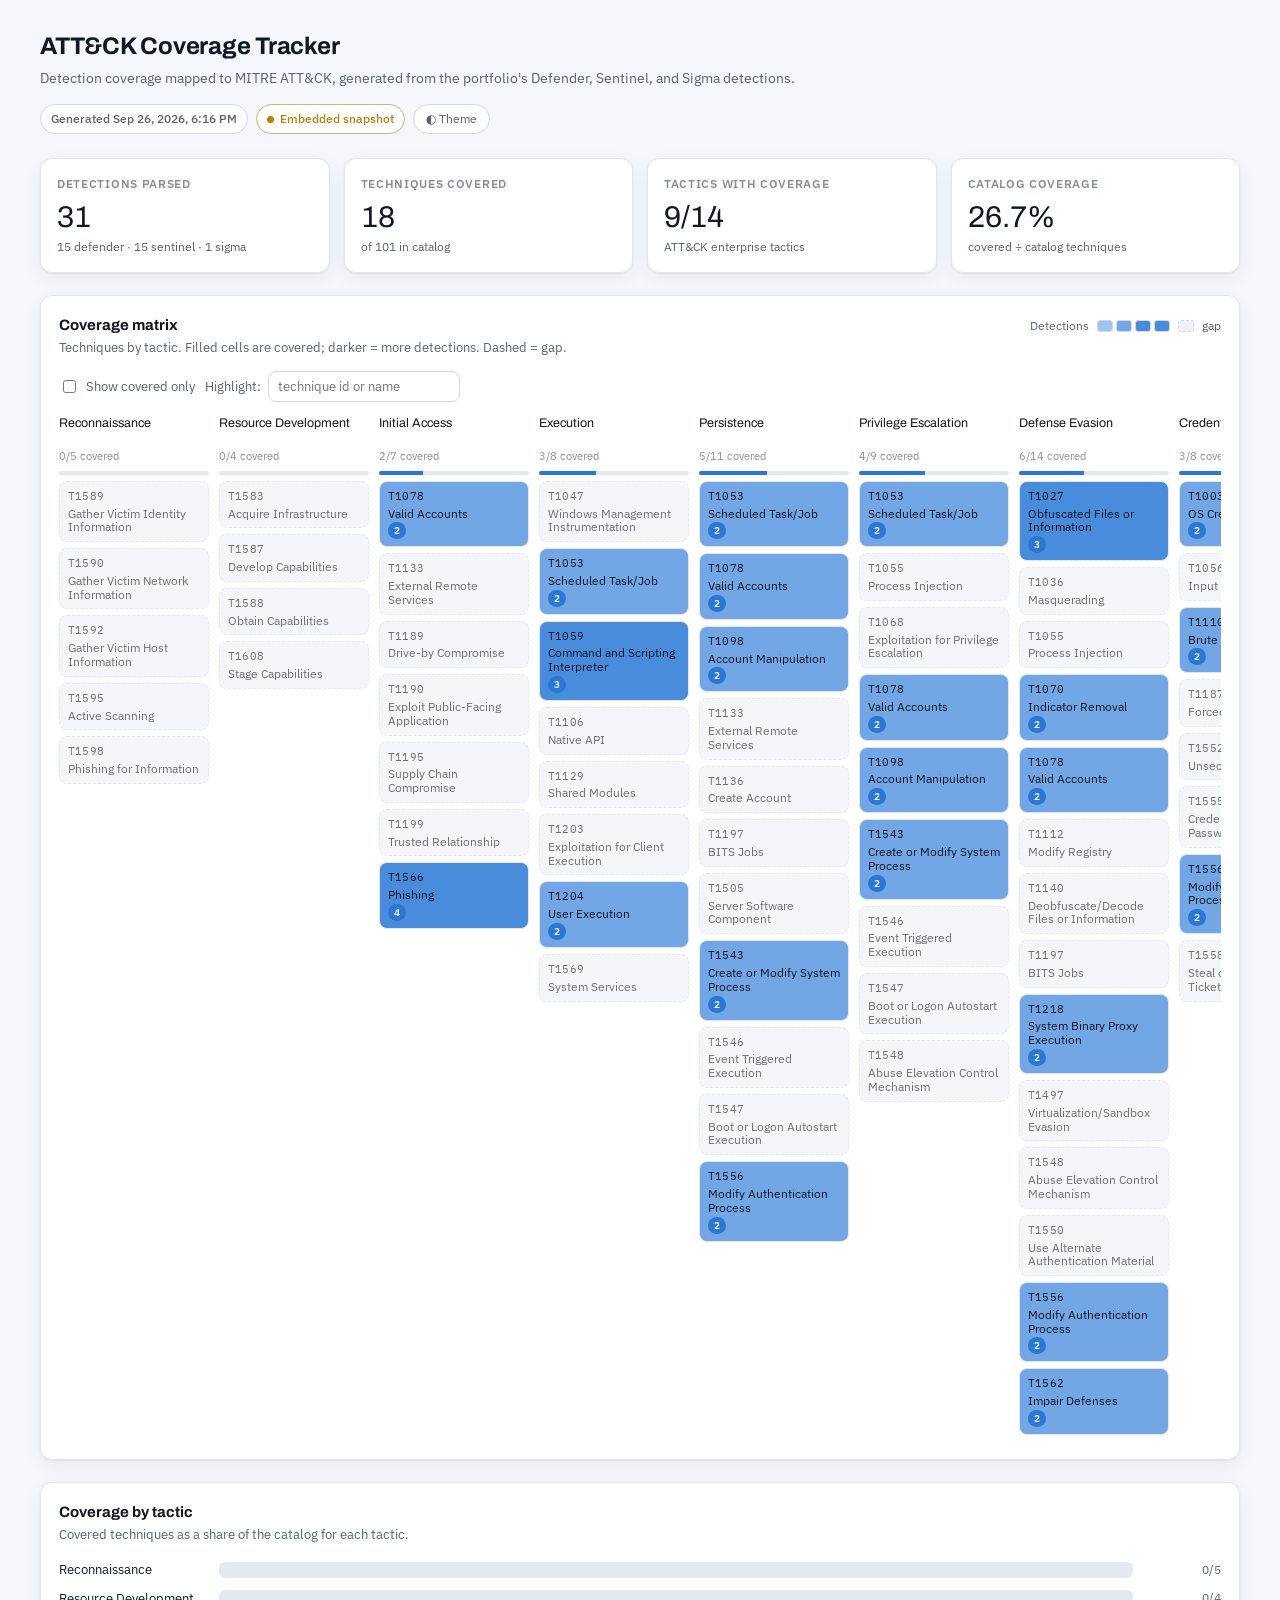
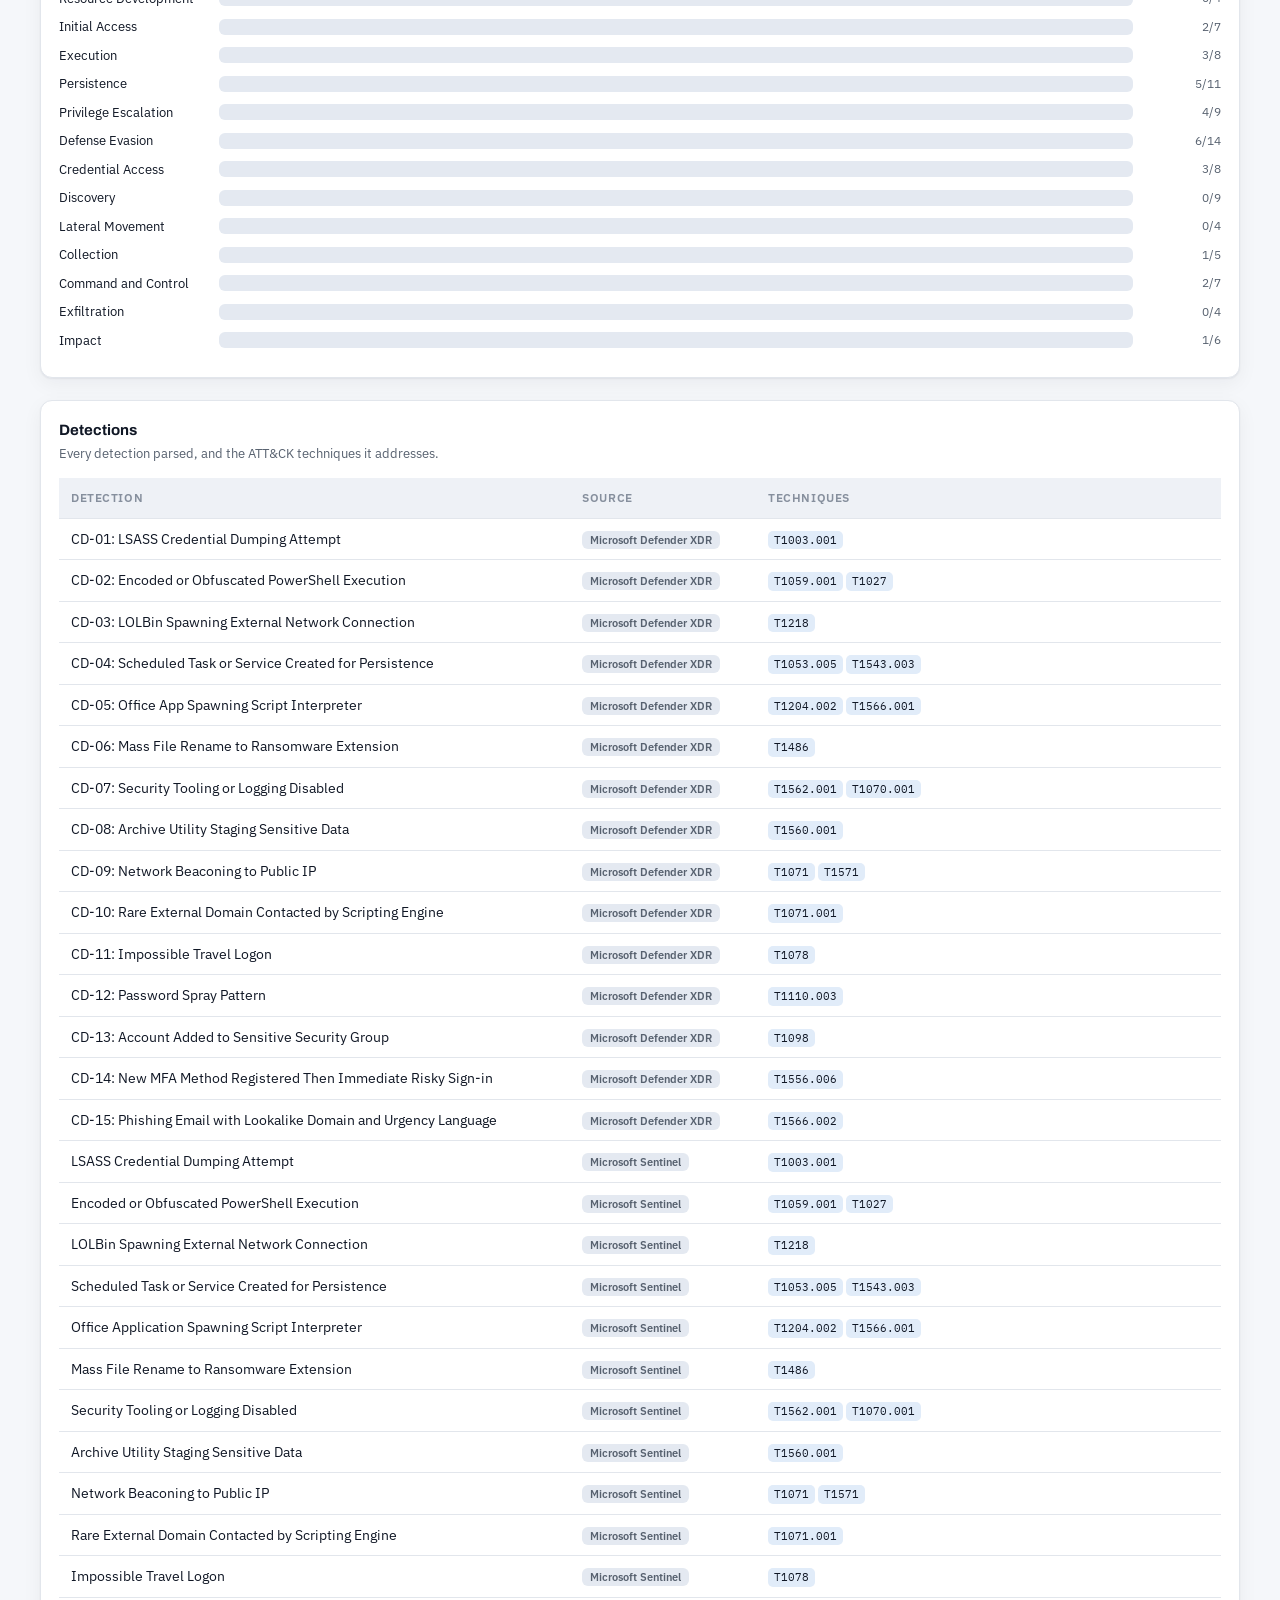
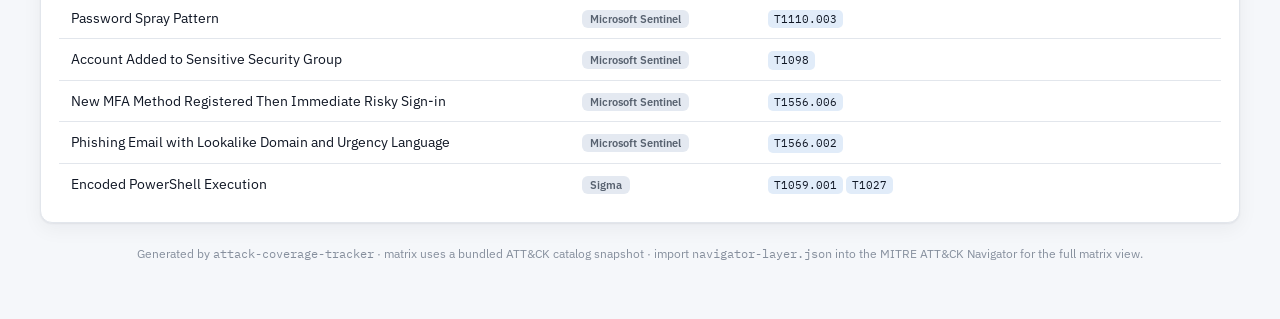
<file: attack-coverage-tracker/dashboard/index.html>
<!doctype html>
<html lang="en">
<head>
<meta charset="utf-8">
<meta name="viewport" content="width=device-width, initial-scale=1, viewport-fit=cover">
<title>ATT&CK Coverage Tracker</title>
<link rel="preconnect" href="https://fonts.googleapis.com">
<link rel="preconnect" href="https://fonts.gstatic.com" crossorigin>
<link rel="stylesheet" href="https://fonts.googleapis.com/css2?family=Archivo:wght@600;700&family=IBM+Plex+Mono:wght@400;500&family=IBM+Plex+Sans:wght@400;500;600&display=swap">
<style>
  :root {
    color-scheme: light;
    --page:#f5f7fa; --surface:#ffffff; --surface-2:#eef1f6; --surface-3:#e4e9f1;
    --ink:#101725; --ink-2:#57616f; --ink-3:#868f9d;
    --border:#e2e6ec; --border-2:#d3d9e2; --accent:#2a78d6; --accent-ink:#ffffff;
    --good:#1e874b; --warn:#b6820a;
    --shadow:0 1px 2px rgba(16,23,37,.06),0 6px 20px rgba(16,23,37,.05);
    --radius:12px;
    --f-display:"Archivo",system-ui,sans-serif; --f-body:"IBM Plex Sans",system-ui,sans-serif;
    --f-mono:"IBM Plex Mono",ui-monospace,Menlo,monospace;
  }
  @media (prefers-color-scheme:dark){:root:not([data-theme="light"]){
    color-scheme:dark;
    --page:#0f1218; --surface:#171b22; --surface-2:#1f242d; --surface-3:#262d38;
    --ink:#eef1f5; --ink-2:#a4adba; --ink-3:#79828f;
    --border:#262c36; --border-2:#333b47; --accent:#4a90e6; --accent-ink:#0f1218;
    --good:#43b877; --warn:#d8a52a;
    --shadow:0 1px 2px rgba(0,0,0,.4),0 8px 24px rgba(0,0,0,.35);
  }}
  :root[data-theme="dark"]{
    color-scheme:dark;
    --page:#0f1218; --surface:#171b22; --surface-2:#1f242d; --surface-3:#262d38;
    --ink:#eef1f5; --ink-2:#a4adba; --ink-3:#79828f;
    --border:#262c36; --border-2:#333b47; --accent:#4a90e6; --accent-ink:#0f1218;
    --good:#43b877; --warn:#d8a52a;
    --shadow:0 1px 2px rgba(0,0,0,.4),0 8px 24px rgba(0,0,0,.35);
  }
  *{box-sizing:border-box;}
  html,body{margin:0;}
  body{background:var(--page);color:var(--ink);font-family:var(--f-body);font-size:15px;line-height:1.5;-webkit-font-smoothing:antialiased;}
  .wrap{max-width:1240px;margin:0 auto;padding-inline:20px;padding-block:28px 56px;}
  h1,h2,h3{font-family:var(--f-display);text-wrap:balance;margin:0;}
  .mono{font-family:var(--f-mono);}
  header.top{display:flex;flex-wrap:wrap;align-items:flex-start;gap:16px 24px;justify-content:space-between;margin-bottom:24px;}
  .brand h1{font-size:24px;letter-spacing:-.01em;}
  .brand .sub{color:var(--ink-2);font-size:13.5px;margin-top:4px;}
  .meta{display:flex;flex-wrap:wrap;align-items:center;gap:8px;}
  .pill{display:inline-flex;align-items:center;gap:6px;font-size:12px;font-weight:500;padding:5px 10px;border-radius:999px;border:1px solid var(--border-2);color:var(--ink-2);background:var(--surface);}
  .pill .dot{width:7px;height:7px;border-radius:50%;background:var(--accent);}
  .pill.demo{color:var(--warn);border-color:color-mix(in srgb,var(--warn) 40%,var(--border-2));}
  .pill.demo .dot{background:var(--warn);}
  button.toggle{font:inherit;font-size:12px;cursor:pointer;padding:5px 12px;border-radius:999px;border:1px solid var(--border-2);background:var(--surface);color:var(--ink-2);}
  button.toggle:hover{border-color:var(--accent);color:var(--ink);}

  .kpis{display:grid;grid-template-columns:repeat(4,1fr);gap:14px;margin-bottom:22px;}
  .kpi{background:var(--surface);border:1px solid var(--border);border-radius:var(--radius);padding:16px;box-shadow:var(--shadow);}
  .kpi .label{font-size:11.5px;text-transform:uppercase;letter-spacing:.06em;color:var(--ink-3);font-weight:600;}
  .kpi .value{font-family:var(--f-display);font-size:30px;line-height:1.1;margin-top:8px;font-variant-numeric:tabular-nums;}
  .kpi .foot{font-size:12px;color:var(--ink-2);margin-top:4px;}

  .panel{background:var(--surface);border:1px solid var(--border);border-radius:var(--radius);padding:18px;box-shadow:var(--shadow);margin-bottom:22px;}
  .panel h2{font-size:15px;}
  .panel .cap{color:var(--ink-2);font-size:12.5px;margin:2px 0 16px;}
  .panelhead{display:flex;flex-wrap:wrap;gap:10px 16px;justify-content:space-between;align-items:baseline;margin-bottom:14px;}
  .legend{display:flex;align-items:center;gap:8px;font-size:12px;color:var(--ink-2);flex-wrap:wrap;}
  .legend .cells{display:inline-flex;gap:3px;}
  .legend .lc{width:16px;height:12px;border-radius:3px;border:1px solid var(--border-2);}

  /* Matrix */
  .matrixscroll{overflow-x:auto;padding-bottom:6px;}
  .matrix{display:grid;grid-auto-flow:column;grid-auto-columns:minmax(150px,1fr);gap:10px;min-width:1050px;}
  .col{display:flex;flex-direction:column;gap:6px;}
  .colhead{position:sticky;top:0;}
  .colhead .tname{font-family:var(--f-display);font-size:12.5px;line-height:1.2;min-height:30px;}
  .colhead .tmeta{font-size:11px;color:var(--ink-3);font-variant-numeric:tabular-nums;margin-top:2px;}
  .colhead .tbar{height:4px;border-radius:2px;background:var(--surface-3);margin-top:6px;overflow:hidden;}
  .colhead .tbar>span{display:block;height:100%;background:var(--accent);}
  .cell{border:1px solid var(--border);border-radius:8px;padding:7px 8px;background:var(--surface-2);min-height:46px;display:flex;flex-direction:column;justify-content:center;gap:2px;}
  .cell.uncovered{border-style:dashed;border-color:var(--border-2);opacity:.62;}
  .cell .tid{font-family:var(--f-mono);font-size:10.5px;letter-spacing:.02em;}
  .cell .tt{font-size:11.5px;line-height:1.2;overflow:hidden;display:-webkit-box;-webkit-line-clamp:2;-webkit-box-orient:vertical;}
  .cell .cnt{align-self:flex-start;font-size:10px;font-weight:600;padding:1px 6px;border-radius:999px;background:var(--accent);color:var(--accent-ink);font-variant-numeric:tabular-nums;}
  .cell.hide{display:none;}

  /* Coverage-by-tactic bars */
  .barrow{display:grid;grid-template-columns:150px 1fr 78px;align-items:center;gap:10px;margin-bottom:9px;}
  .barrow .bn{font-size:13px;}
  .barrow .bt{height:16px;background:var(--surface-3);border-radius:6px;overflow:hidden;}
  .barrow .bf{height:100%;background:var(--accent);border-radius:6px;min-width:2px;}
  .barrow .bx{text-align:right;font-size:12px;color:var(--ink-2);font-variant-numeric:tabular-nums;}

  table{border-collapse:collapse;width:100%;min-width:640px;}
  thead th{text-align:left;font-size:11.5px;text-transform:uppercase;letter-spacing:.05em;color:var(--ink-3);font-weight:600;padding:11px 12px;border-bottom:1px solid var(--border);background:var(--surface-2);}
  tbody td{padding:10px 12px;border-bottom:1px solid var(--border);font-size:13.5px;vertical-align:top;}
  tbody tr:last-child td{border-bottom:0;}
  .srcbadge{font-size:11px;font-weight:600;padding:2px 8px;border-radius:6px;background:var(--surface-3);color:var(--ink-2);}
  .techchip{display:inline-block;font-family:var(--f-mono);font-size:11px;padding:1px 6px;border-radius:5px;background:color-mix(in srgb,var(--accent) 14%,var(--surface));color:var(--ink);margin:2px 3px 0 0;}
  .scroll{overflow-x:auto;}

  .controls{display:flex;flex-wrap:wrap;gap:10px;align-items:center;margin-bottom:14px;}
  .controls label{display:inline-flex;align-items:center;gap:7px;font-size:13px;color:var(--ink-2);cursor:pointer;}
  footer.foot{margin-top:22px;color:var(--ink-3);font-size:12px;text-align:center;}
  footer.foot code{font-family:var(--f-mono);}
  @media (max-width:820px){.kpis{grid-template-columns:repeat(2,1fr);}.barrow{grid-template-columns:120px 1fr 70px;}}
  @media (prefers-reduced-motion:reduce){*{transition:none!important;}}
  :focus-visible{outline:2px solid var(--accent);outline-offset:2px;border-radius:6px;}
</style>
</head>
<body>
<div class="wrap">
  <header class="top">
    <div class="brand">
      <h1>ATT&CK Coverage Tracker</h1>
      <div class="sub">Detection coverage mapped to MITRE ATT&CK, generated from the portfolio's Defender, Sentinel, and Sigma detections.</div>
    </div>
    <div class="meta">
      <span class="pill" id="genPill">—</span>
      <span class="pill demo" id="demoPill" hidden><span class="dot"></span> Embedded snapshot</span>
      <button class="toggle" id="themeBtn" type="button">◐ Theme</button>
    </div>
  </header>

  <section class="kpis" id="kpis"></section>

  <section class="panel">
    <div class="panelhead">
      <div><h2>Coverage matrix</h2><p class="cap" style="margin:2px 0 0">Techniques by tactic. Filled cells are covered; darker = more detections. Dashed = gap.</p></div>
      <div class="legend">
        <span>Detections</span>
        <span class="cells" id="legendCells"></span>
        <span class="lc" style="background:var(--surface-2);border-style:dashed" title="gap"></span> gap
      </div>
    </div>
    <div class="controls">
      <label><input type="checkbox" id="onlyCovered"> Show covered only</label>
      <label>Highlight: <input type="search" id="search" placeholder="technique id or name" style="font:inherit;font-size:13px;padding:5px 9px;border-radius:8px;border:1px solid var(--border-2);background:var(--surface);color:var(--ink)"></label>
    </div>
    <div class="matrixscroll"><div class="matrix" id="matrix"></div></div>
  </section>

  <section class="panel">
    <h2>Coverage by tactic</h2>
    <p class="cap">Covered techniques as a share of the catalog for each tactic.</p>
    <div id="tacticBars"></div>
  </section>

  <section class="panel">
    <h2>Detections</h2>
    <p class="cap">Every detection parsed, and the ATT&CK techniques it addresses.</p>
    <div class="scroll">
      <table>
        <thead><tr><th style="width:44%">Detection</th><th style="width:16%">Source</th><th>Techniques</th></tr></thead>
        <tbody id="detBody"></tbody>
      </table>
    </div>
  </section>

  <footer class="foot">
    Generated by <code>attack-coverage-tracker</code> · matrix uses a bundled ATT&CK catalog snapshot · import <code>navigator-layer.json</code> into the MITRE ATT&CK Navigator for the full matrix view.
  </footer>
</div>

<script>
const DEFAULT_COVERAGE = {"generated_at":"2026-09-26T18:16:41.563626+00:00","layer_name":"Portfolio detection coverage","summary":{"detections_parsed":31,"techniques_covered":18,"techniques_total":101,"coverage_pct":26.7,"tactics_total":14,"tactics_with_coverage":9,"sources":{"defender":15,"sentinel":15,"sigma":1},"unknown_technique_ids":[],"max_detections_on_a_technique":4},"tactics":[{"shortname":"reconnaissance","attack_id":"TA0043","name":"Reconnaissance","covered":0,"total":5,"coverage_pct":0.0,"techniques":[{"id":"T1589","name":"Gather Victim Identity Information","covered":false,"detection_count":0,"detections":[],"covered_subtechniques":[]},{"id":"T1590","name":"Gather Victim Network Information","covered":false,"detection_count":0,"detections":[],"covered_subtechniques":[]},{"id":"T1592","name":"Gather Victim Host Information","covered":false,"detection_count":0,"detections":[],"covered_subtechniques":[]},{"id":"T1595","name":"Active Scanning","covered":false,"detection_count":0,"detections":[],"covered_subtechniques":[]},{"id":"T1598","name":"Phishing for Information","covered":false,"detection_count":0,"detections":[],"covered_subtechniques":[]}]},{"shortname":"resource-development","attack_id":"TA0042","name":"Resource Development","covered":0,"total":4,"coverage_pct":0.0,"techniques":[{"id":"T1583","name":"Acquire Infrastructure","covered":false,"detection_count":0,"detections":[],"covered_subtechniques":[]},{"id":"T1587","name":"Develop Capabilities","covered":false,"detection_count":0,"detections":[],"covered_subtechniques":[]},{"id":"T1588","name":"Obtain Capabilities","covered":false,"detection_count":0,"detections":[],"covered_subtechniques":[]},{"id":"T1608","name":"Stage Capabilities","covered":false,"detection_count":0,"detections":[],"covered_subtechniques":[]}]},{"shortname":"initial-access","attack_id":"TA0001","name":"Initial Access","covered":2,"total":7,"coverage_pct":28.6,"techniques":[{"id":"T1078","name":"Valid Accounts","covered":true,"detection_count":2,"detections":["CD-11: Impossible Travel Logon","Impossible Travel Logon"],"covered_subtechniques":[]},{"id":"T1133","name":"External Remote Services","covered":false,"detection_count":0,"detections":[],"covered_subtechniques":[]},{"id":"T1189","name":"Drive-by Compromise","covered":false,"detection_count":0,"detections":[],"covered_subtechniques":[]},{"id":"T1190","name":"Exploit Public-Facing Application","covered":false,"detection_count":0,"detections":[],"covered_subtechniques":[]},{"id":"T1195","name":"Supply Chain Compromise","covered":false,"detection_count":0,"detections":[],"covered_subtechniques":[]},{"id":"T1199","name":"Trusted Relationship","covered":false,"detection_count":0,"detections":[],"covered_subtechniques":[]},{"id":"T1566","name":"Phishing","covered":true,"detection_count":4,"detections":["CD-05: Office App Spawning Script Interpreter","CD-15: Phishing Email with Lookalike Domain and Urgency Language","Office Application Spawning Script Interpreter","Phishing Email with Lookalike Domain and Urgency Language"],"covered_subtechniques":[{"id":"T1566.001","name":"Spearphishing Attachment","count":2},{"id":"T1566.002","name":"Spearphishing Link","count":2}]}]},{"shortname":"execution","attack_id":"TA0002","name":"Execution","covered":3,"total":8,"coverage_pct":37.5,"techniques":[{"id":"T1047","name":"Windows Management Instrumentation","covered":false,"detection_count":0,"detections":[],"covered_subtechniques":[]},{"id":"T1053","name":"Scheduled Task/Job","covered":true,"detection_count":2,"detections":["CD-04: Scheduled Task or Service Created for Persistence","Scheduled Task or Service Created for Persistence"],"covered_subtechniques":[{"id":"T1053.005","name":"Scheduled Task","count":2}]},{"id":"T1059","name":"Command and Scripting Interpreter","covered":true,"detection_count":3,"detections":["CD-02: Encoded or Obfuscated PowerShell Execution","Encoded PowerShell Execution","Encoded or Obfuscated PowerShell Execution"],"covered_subtechniques":[{"id":"T1059.001","name":"PowerShell","count":3}]},{"id":"T1106","name":"Native API","covered":false,"detection_count":0,"detections":[],"covered_subtechniques":[]},{"id":"T1129","name":"Shared Modules","covered":false,"detection_count":0,"detections":[],"covered_subtechniques":[]},{"id":"T1203","name":"Exploitation for Client Execution","covered":false,"detection_count":0,"detections":[],"covered_subtechniques":[]},{"id":"T1204","name":"User Execution","covered":true,"detection_count":2,"detections":["CD-05: Office App Spawning Script Interpreter","Office Application Spawning Script Interpreter"],"covered_subtechniques":[{"id":"T1204.002","name":"Malicious File","count":2}]},{"id":"T1569","name":"System Services","covered":false,"detection_count":0,"detections":[],"covered_subtechniques":[]}]},{"shortname":"persistence","attack_id":"TA0003","name":"Persistence","covered":5,"total":11,"coverage_pct":45.5,"techniques":[{"id":"T1053","name":"Scheduled Task/Job","covered":true,"detection_count":2,"detections":["CD-04: Scheduled Task or Service Created for Persistence","Scheduled Task or Service Created for Persistence"],"covered_subtechniques":[{"id":"T1053.005","name":"Scheduled Task","count":2}]},{"id":"T1078","name":"Valid Accounts","covered":true,"detection_count":2,"detections":["CD-11: Impossible Travel Logon","Impossible Travel Logon"],"covered_subtechniques":[]},{"id":"T1098","name":"Account Manipulation","covered":true,"detection_count":2,"detections":["Account Added to Sensitive Security Group","CD-13: Account Added to Sensitive Security Group"],"covered_subtechniques":[]},{"id":"T1133","name":"External Remote Services","covered":false,"detection_count":0,"detections":[],"covered_subtechniques":[]},{"id":"T1136","name":"Create Account","covered":false,"detection_count":0,"detections":[],"covered_subtechniques":[]},{"id":"T1197","name":"BITS Jobs","covered":false,"detection_count":0,"detections":[],"covered_subtechniques":[]},{"id":"T1505","name":"Server Software Component","covered":false,"detection_count":0,"detections":[],"covered_subtechniques":[]},{"id":"T1543","name":"Create or Modify System Process","covered":true,"detection_count":2,"detections":["CD-04: Scheduled Task or Service Created for Persistence","Scheduled Task or Service Created for Persistence"],"covered_subtechniques":[{"id":"T1543.003","name":"T1543.003","count":2}]},{"id":"T1546","name":"Event Triggered Execution","covered":false,"detection_count":0,"detections":[],"covered_subtechniques":[]},{"id":"T1547","name":"Boot or Logon Autostart Execution","covered":false,"detection_count":0,"detections":[],"covered_subtechniques":[]},{"id":"T1556","name":"Modify Authentication Process","covered":true,"detection_count":2,"detections":["CD-14: New MFA Method Registered Then Immediate Risky Sign-in","New MFA Method Registered Then Immediate Risky Sign-in"],"covered_subtechniques":[{"id":"T1556.006","name":"T1556.006","count":2}]}]},{"shortname":"privilege-escalation","attack_id":"TA0004","name":"Privilege Escalation","covered":4,"total":9,"coverage_pct":44.4,"techniques":[{"id":"T1053","name":"Scheduled Task/Job","covered":true,"detection_count":2,"detections":["CD-04: Scheduled Task or Service Created for Persistence","Scheduled Task or Service Created for Persistence"],"covered_subtechniques":[{"id":"T1053.005","name":"Scheduled Task","count":2}]},{"id":"T1055","name":"Process Injection","covered":false,"detection_count":0,"detections":[],"covered_subtechniques":[]},{"id":"T1068","name":"Exploitation for Privilege Escalation","covered":false,"detection_count":0,"detections":[],"covered_subtechniques":[]},{"id":"T1078","name":"Valid Accounts","covered":true,"detection_count":2,"detections":["CD-11: Impossible Travel Logon","Impossible Travel Logon"],"covered_subtechniques":[]},{"id":"T1098","name":"Account Manipulation","covered":true,"detection_count":2,"detections":["Account Added to Sensitive Security Group","CD-13: Account Added to Sensitive Security Group"],"covered_subtechniques":[]},{"id":"T1543","name":"Create or Modify System Process","covered":true,"detection_count":2,"detections":["CD-04: Scheduled Task or Service Created for Persistence","Scheduled Task or Service Created for Persistence"],"covered_subtechniques":[{"id":"T1543.003","name":"T1543.003","count":2}]},{"id":"T1546","name":"Event Triggered Execution","covered":false,"detection_count":0,"detections":[],"covered_subtechniques":[]},{"id":"T1547","name":"Boot or Logon Autostart Execution","covered":false,"detection_count":0,"detections":[],"covered_subtechniques":[]},{"id":"T1548","name":"Abuse Elevation Control Mechanism","covered":false,"detection_count":0,"detections":[],"covered_subtechniques":[]}]},{"shortname":"defense-evasion","attack_id":"TA0005","name":"Defense Evasion","covered":6,"total":14,"coverage_pct":42.9,"techniques":[{"id":"T1027","name":"Obfuscated Files or Information","covered":true,"detection_count":3,"detections":["CD-02: Encoded or Obfuscated PowerShell Execution","Encoded PowerShell Execution","Encoded or Obfuscated PowerShell Execution"],"covered_subtechniques":[]},{"id":"T1036","name":"Masquerading","covered":false,"detection_count":0,"detections":[],"covered_subtechniques":[]},{"id":"T1055","name":"Process Injection","covered":false,"detection_count":0,"detections":[],"covered_subtechniques":[]},{"id":"T1070","name":"Indicator Removal","covered":true,"detection_count":2,"detections":["CD-07: Security Tooling or Logging Disabled","Security Tooling or Logging Disabled"],"covered_subtechniques":[{"id":"T1070.001","name":"T1070.001","count":2}]},{"id":"T1078","name":"Valid Accounts","covered":true,"detection_count":2,"detections":["CD-11: Impossible Travel Logon","Impossible Travel Logon"],"covered_subtechniques":[]},{"id":"T1112","name":"Modify Registry","covered":false,"detection_count":0,"detections":[],"covered_subtechniques":[]},{"id":"T1140","name":"Deobfuscate/Decode Files or Information","covered":false,"detection_count":0,"detections":[],"covered_subtechniques":[]},{"id":"T1197","name":"BITS Jobs","covered":false,"detection_count":0,"detections":[],"covered_subtechniques":[]},{"id":"T1218","name":"System Binary Proxy Execution","covered":true,"detection_count":2,"detections":["CD-03: LOLBin Spawning External Network Connection","LOLBin Spawning External Network Connection"],"covered_subtechniques":[]},{"id":"T1497","name":"Virtualization/Sandbox Evasion","covered":false,"detection_count":0,"detections":[],"covered_subtechniques":[]},{"id":"T1548","name":"Abuse Elevation Control Mechanism","covered":false,"detection_count":0,"detections":[],"covered_subtechniques":[]},{"id":"T1550","name":"Use Alternate Authentication Material","covered":false,"detection_count":0,"detections":[],"covered_subtechniques":[]},{"id":"T1556","name":"Modify Authentication Process","covered":true,"detection_count":2,"detections":["CD-14: New MFA Method Registered Then Immediate Risky Sign-in","New MFA Method Registered Then Immediate Risky Sign-in"],"covered_subtechniques":[{"id":"T1556.006","name":"T1556.006","count":2}]},{"id":"T1562","name":"Impair Defenses","covered":true,"detection_count":2,"detections":["CD-07: Security Tooling or Logging Disabled","Security Tooling or Logging Disabled"],"covered_subtechniques":[{"id":"T1562.001","name":"Disable or Modify Tools","count":2}]}]},{"shortname":"credential-access","attack_id":"TA0006","name":"Credential Access","covered":3,"total":8,"coverage_pct":37.5,"techniques":[{"id":"T1003","name":"OS Credential Dumping","covered":true,"detection_count":2,"detections":["CD-01: LSASS Credential Dumping Attempt","LSASS Credential Dumping Attempt"],"covered_subtechniques":[{"id":"T1003.001","name":"LSASS Memory","count":2}]},{"id":"T1056","name":"Input Capture","covered":false,"detection_count":0,"detections":[],"covered_subtechniques":[]},{"id":"T1110","name":"Brute Force","covered":true,"detection_count":2,"detections":["CD-12: Password Spray Pattern","Password Spray Pattern"],"covered_subtechniques":[{"id":"T1110.003","name":"Password Spraying","count":2}]},{"id":"T1187","name":"Forced Authentication","covered":false,"detection_count":0,"detections":[],"covered_subtechniques":[]},{"id":"T1552","name":"Unsecured Credentials","covered":false,"detection_count":0,"detections":[],"covered_subtechniques":[]},{"id":"T1555","name":"Credentials from Password Stores","covered":false,"detection_count":0,"detections":[],"covered_subtechniques":[]},{"id":"T1556","name":"Modify Authentication Process","covered":true,"detection_count":2,"detections":["CD-14: New MFA Method Registered Then Immediate Risky Sign-in","New MFA Method Registered Then Immediate Risky Sign-in"],"covered_subtechniques":[{"id":"T1556.006","name":"T1556.006","count":2}]},{"id":"T1558","name":"Steal or Forge Kerberos Tickets","covered":false,"detection_count":0,"detections":[],"covered_subtechniques":[]}]},{"shortname":"discovery","attack_id":"TA0007","name":"Discovery","covered":0,"total":9,"coverage_pct":0.0,"techniques":[{"id":"T1016","name":"System Network Configuration Discovery","covered":false,"detection_count":0,"detections":[],"covered_subtechniques":[]},{"id":"T1018","name":"Remote System Discovery","covered":false,"detection_count":0,"detections":[],"covered_subtechniques":[]},{"id":"T1046","name":"Network Service Discovery","covered":false,"detection_count":0,"detections":[],"covered_subtechniques":[]},{"id":"T1057","name":"Process Discovery","covered":false,"detection_count":0,"detections":[],"covered_subtechniques":[]},{"id":"T1069","name":"Permission Groups Discovery","covered":false,"detection_count":0,"detections":[],"covered_subtechniques":[]},{"id":"T1082","name":"System Information Discovery","covered":false,"detection_count":0,"detections":[],"covered_subtechniques":[]},{"id":"T1083","name":"File and Directory Discovery","covered":false,"detection_count":0,"detections":[],"covered_subtechniques":[]},{"id":"T1087","name":"Account Discovery","covered":false,"detection_count":0,"detections":[],"covered_subtechniques":[]},{"id":"T1497","name":"Virtualization/Sandbox Evasion","covered":false,"detection_count":0,"detections":[],"covered_subtechniques":[]}]},{"shortname":"lateral-movement","attack_id":"TA0008","name":"Lateral Movement","covered":0,"total":4,"coverage_pct":0.0,"techniques":[{"id":"T1021","name":"Remote Services","covered":false,"detection_count":0,"detections":[],"covered_subtechniques":[]},{"id":"T1080","name":"Taint Shared Content","covered":false,"detection_count":0,"detections":[],"covered_subtechniques":[]},{"id":"T1550","name":"Use Alternate Authentication Material","covered":false,"detection_count":0,"detections":[],"covered_subtechniques":[]},{"id":"T1570","name":"Lateral Tool Transfer","covered":false,"detection_count":0,"detections":[],"covered_subtechniques":[]}]},{"shortname":"collection","attack_id":"TA0009","name":"Collection","covered":1,"total":5,"coverage_pct":20.0,"techniques":[{"id":"T1005","name":"Data from Local System","covered":false,"detection_count":0,"detections":[],"covered_subtechniques":[]},{"id":"T1056","name":"Input Capture","covered":false,"detection_count":0,"detections":[],"covered_subtechniques":[]},{"id":"T1113","name":"Screen Capture","covered":false,"detection_count":0,"detections":[],"covered_subtechniques":[]},{"id":"T1114","name":"Email Collection","covered":false,"detection_count":0,"detections":[],"covered_subtechniques":[]},{"id":"T1560","name":"Archive Collected Data","covered":true,"detection_count":2,"detections":["Archive Utility Staging Sensitive Data","CD-08: Archive Utility Staging Sensitive Data"],"covered_subtechniques":[{"id":"T1560.001","name":"T1560.001","count":2}]}]},{"shortname":"command-and-control","attack_id":"TA0011","name":"Command and Control","covered":2,"total":7,"coverage_pct":28.6,"techniques":[{"id":"T1071","name":"Application Layer Protocol","covered":true,"detection_count":4,"detections":["CD-09: Network Beaconing to Public IP","CD-10: Rare External Domain Contacted by Scripting Engine","Network Beaconing to Public IP","Rare External Domain Contacted by Scripting Engine"],"covered_subtechniques":[{"id":"T1071.001","name":"Web Protocols","count":2}]},{"id":"T1090","name":"Proxy","covered":false,"detection_count":0,"detections":[],"covered_subtechniques":[]},{"id":"T1105","name":"Ingress Tool Transfer","covered":false,"detection_count":0,"detections":[],"covered_subtechniques":[]},{"id":"T1219","name":"Remote Access Software","covered":false,"detection_count":0,"detections":[],"covered_subtechniques":[]},{"id":"T1568","name":"Dynamic Resolution","covered":false,"detection_count":0,"detections":[],"covered_subtechniques":[]},{"id":"T1571","name":"Non-Standard Port","covered":true,"detection_count":2,"detections":["CD-09: Network Beaconing to Public IP","Network Beaconing to Public IP"],"covered_subtechniques":[]},{"id":"T1573","name":"Encrypted Channel","covered":false,"detection_count":0,"detections":[],"covered_subtechniques":[]}]},{"shortname":"exfiltration","attack_id":"TA0010","name":"Exfiltration","covered":0,"total":4,"coverage_pct":0.0,"techniques":[{"id":"T1030","name":"Data Transfer Size Limits","covered":false,"detection_count":0,"detections":[],"covered_subtechniques":[]},{"id":"T1041","name":"Exfiltration Over C2 Channel","covered":false,"detection_count":0,"detections":[],"covered_subtechniques":[]},{"id":"T1048","name":"Exfiltration Over Alternative Protocol","covered":false,"detection_count":0,"detections":[],"covered_subtechniques":[]},{"id":"T1567","name":"Exfiltration Over Web Service","covered":false,"detection_count":0,"detections":[],"covered_subtechniques":[]}]},{"shortname":"impact","attack_id":"TA0040","name":"Impact","covered":1,"total":6,"coverage_pct":16.7,"techniques":[{"id":"T1485","name":"Data Destruction","covered":false,"detection_count":0,"detections":[],"covered_subtechniques":[]},{"id":"T1486","name":"Data Encrypted for Impact","covered":true,"detection_count":2,"detections":["CD-06: Mass File Rename to Ransomware Extension","Mass File Rename to Ransomware Extension"],"covered_subtechniques":[]},{"id":"T1489","name":"Service Stop","covered":false,"detection_count":0,"detections":[],"covered_subtechniques":[]},{"id":"T1490","name":"Inhibit System Recovery","covered":false,"detection_count":0,"detections":[],"covered_subtechniques":[]},{"id":"T1491","name":"Defacement","covered":false,"detection_count":0,"detections":[],"covered_subtechniques":[]},{"id":"T1498","name":"Network Denial of Service","covered":false,"detection_count":0,"detections":[],"covered_subtechniques":[]}]}],"detections":[{"name":"CD-01: LSASS Credential Dumping Attempt","source":"defender","platform":"Microsoft Defender XDR","techniques":[{"id":"T1003.001","name":"LSASS Memory","known":true}]},{"name":"CD-02: Encoded or Obfuscated PowerShell Execution","source":"defender","platform":"Microsoft Defender XDR","techniques":[{"id":"T1059.001","name":"PowerShell","known":true},{"id":"T1027","name":"Obfuscated Files or Information","known":true}]},{"name":"CD-03: LOLBin Spawning External Network Connection","source":"defender","platform":"Microsoft Defender XDR","techniques":[{"id":"T1218","name":"System Binary Proxy Execution","known":true}]},{"name":"CD-04: Scheduled Task or Service Created for Persistence","source":"defender","platform":"Microsoft Defender XDR","techniques":[{"id":"T1053.005","name":"Scheduled Task","known":true},{"id":"T1543.003","name":"T1543.003","known":true}]},{"name":"CD-05: Office App Spawning Script Interpreter","source":"defender","platform":"Microsoft Defender XDR","techniques":[{"id":"T1204.002","name":"Malicious File","known":true},{"id":"T1566.001","name":"Spearphishing Attachment","known":true}]},{"name":"CD-06: Mass File Rename to Ransomware Extension","source":"defender","platform":"Microsoft Defender XDR","techniques":[{"id":"T1486","name":"Data Encrypted for Impact","known":true}]},{"name":"CD-07: Security Tooling or Logging Disabled","source":"defender","platform":"Microsoft Defender XDR","techniques":[{"id":"T1562.001","name":"Disable or Modify Tools","known":true},{"id":"T1070.001","name":"T1070.001","known":true}]},{"name":"CD-08: Archive Utility Staging Sensitive Data","source":"defender","platform":"Microsoft Defender XDR","techniques":[{"id":"T1560.001","name":"T1560.001","known":true}]},{"name":"CD-09: Network Beaconing to Public IP","source":"defender","platform":"Microsoft Defender XDR","techniques":[{"id":"T1071","name":"Application Layer Protocol","known":true},{"id":"T1571","name":"Non-Standard Port","known":true}]},{"name":"CD-10: Rare External Domain Contacted by Scripting Engine","source":"defender","platform":"Microsoft Defender XDR","techniques":[{"id":"T1071.001","name":"Web Protocols","known":true}]},{"name":"CD-11: Impossible Travel Logon","source":"defender","platform":"Microsoft Defender XDR","techniques":[{"id":"T1078","name":"Valid Accounts","known":true}]},{"name":"CD-12: Password Spray Pattern","source":"defender","platform":"Microsoft Defender XDR","techniques":[{"id":"T1110.003","name":"Password Spraying","known":true}]},{"name":"CD-13: Account Added to Sensitive Security Group","source":"defender","platform":"Microsoft Defender XDR","techniques":[{"id":"T1098","name":"Account Manipulation","known":true}]},{"name":"CD-14: New MFA Method Registered Then Immediate Risky Sign-in","source":"defender","platform":"Microsoft Defender XDR","techniques":[{"id":"T1556.006","name":"T1556.006","known":true}]},{"name":"CD-15: Phishing Email with Lookalike Domain and Urgency Language","source":"defender","platform":"Microsoft Defender XDR","techniques":[{"id":"T1566.002","name":"Spearphishing Link","known":true}]},{"name":"LSASS Credential Dumping Attempt","source":"sentinel","platform":"Microsoft Sentinel","techniques":[{"id":"T1003.001","name":"LSASS Memory","known":true}]},{"name":"Encoded or Obfuscated PowerShell Execution","source":"sentinel","platform":"Microsoft Sentinel","techniques":[{"id":"T1059.001","name":"PowerShell","known":true},{"id":"T1027","name":"Obfuscated Files or Information","known":true}]},{"name":"LOLBin Spawning External Network Connection","source":"sentinel","platform":"Microsoft Sentinel","techniques":[{"id":"T1218","name":"System Binary Proxy Execution","known":true}]},{"name":"Scheduled Task or Service Created for Persistence","source":"sentinel","platform":"Microsoft Sentinel","techniques":[{"id":"T1053.005","name":"Scheduled Task","known":true},{"id":"T1543.003","name":"T1543.003","known":true}]},{"name":"Office Application Spawning Script Interpreter","source":"sentinel","platform":"Microsoft Sentinel","techniques":[{"id":"T1204.002","name":"Malicious File","known":true},{"id":"T1566.001","name":"Spearphishing Attachment","known":true}]},{"name":"Mass File Rename to Ransomware Extension","source":"sentinel","platform":"Microsoft Sentinel","techniques":[{"id":"T1486","name":"Data Encrypted for Impact","known":true}]},{"name":"Security Tooling or Logging Disabled","source":"sentinel","platform":"Microsoft Sentinel","techniques":[{"id":"T1562.001","name":"Disable or Modify Tools","known":true},{"id":"T1070.001","name":"T1070.001","known":true}]},{"name":"Archive Utility Staging Sensitive Data","source":"sentinel","platform":"Microsoft Sentinel","techniques":[{"id":"T1560.001","name":"T1560.001","known":true}]},{"name":"Network Beaconing to Public IP","source":"sentinel","platform":"Microsoft Sentinel","techniques":[{"id":"T1071","name":"Application Layer Protocol","known":true},{"id":"T1571","name":"Non-Standard Port","known":true}]},{"name":"Rare External Domain Contacted by Scripting Engine","source":"sentinel","platform":"Microsoft Sentinel","techniques":[{"id":"T1071.001","name":"Web Protocols","known":true}]},{"name":"Impossible Travel Logon","source":"sentinel","platform":"Microsoft Sentinel","techniques":[{"id":"T1078","name":"Valid Accounts","known":true}]},{"name":"Password Spray Pattern","source":"sentinel","platform":"Microsoft Sentinel","techniques":[{"id":"T1110.003","name":"Password Spraying","known":true}]},{"name":"Account Added to Sensitive Security Group","source":"sentinel","platform":"Microsoft Sentinel","techniques":[{"id":"T1098","name":"Account Manipulation","known":true}]},{"name":"New MFA Method Registered Then Immediate Risky Sign-in","source":"sentinel","platform":"Microsoft Sentinel","techniques":[{"id":"T1556.006","name":"T1556.006","known":true}]},{"name":"Phishing Email with Lookalike Domain and Urgency Language","source":"sentinel","platform":"Microsoft Sentinel","techniques":[{"id":"T1566.002","name":"Spearphishing Link","known":true}]},{"name":"Encoded PowerShell Execution","source":"sigma","platform":"Sigma","techniques":[{"id":"T1059.001","name":"PowerShell","known":true},{"id":"T1027","name":"Obfuscated Files or Information","known":true}]}]};

let DATA = null;
const state = { onlyCovered:false, q:"" };

function esc(s){return String(s).replace(/[&<>"]/g,c=>({"&":"&amp;","<":"&lt;",">":"&gt;",'"':"&quot;"}[c]));}
function tint(count){ // sequential: more detections => stronger accent tint
  if(!count) return "var(--surface-2)";
  const pct = Math.min(85, 22 + count*22);
  return `color-mix(in srgb, var(--accent) ${pct}%, var(--surface))`;
}

function renderKpis(){
  const s=DATA.summary;
  const tiles=[
    {label:"Detections parsed",value:s.detections_parsed,foot:Object.entries(s.sources).map(([k,v])=>`${v} ${k}`).join(" · ")},
    {label:"Techniques covered",value:s.techniques_covered,foot:`of ${s.techniques_total} in catalog`},
    {label:"Tactics with coverage",value:`${s.tactics_with_coverage}/${s.tactics_total}`,foot:"ATT&CK enterprise tactics"},
    {label:"Catalog coverage",value:s.coverage_pct+"%",foot:"covered ÷ catalog techniques"},
  ];
  document.getElementById("kpis").innerHTML=tiles.map(t=>`
    <div class="kpi"><div class="label">${t.label}</div><div class="value">${t.value}</div><div class="foot">${esc(t.foot)}</div></div>`).join("");
}

function renderLegend(){
  const cells=[1,2,3,4].map(n=>`<span class="lc" style="background:${tint(n)}" title="${n}${n===4?"+":""} detections"></span>`).join("");
  document.getElementById("legendCells").innerHTML=cells;
}

function matchQ(t){
  if(!state.q) return false;
  const q=state.q.toLowerCase();
  return t.id.toLowerCase().includes(q)||t.name.toLowerCase().includes(q);
}

function renderMatrix(){
  const m=document.getElementById("matrix");
  m.innerHTML=DATA.tactics.map(tac=>{
    const cells=tac.techniques.map(t=>{
      const hidden=state.onlyCovered&&!t.covered;
      const hl=matchQ(t);
      const subs=t.covered_subtechniques&&t.covered_subtechniques.length
        ? " ("+t.covered_subtechniques.map(s=>s.id).join(", ")+")" : "";
      const title=`${t.id} ${t.name}${t.covered?` — ${t.detection_count} detection(s)`:" — no detection"}${subs}`;
      const style=`background:${t.covered?tint(t.detection_count):""}` + (hl?";outline:2px solid var(--warn);outline-offset:1px":"");
      return `<div class="cell ${t.covered?"":"uncovered"} ${hidden?"hide":""}" style="${style}" title="${esc(title)}">
        <span class="tid">${t.id}</span>
        <span class="tt">${esc(t.name)}</span>
        ${t.covered?`<span class="cnt">${t.detection_count}</span>`:""}
      </div>`;
    }).join("");
    const pct=tac.total?Math.round(100*tac.covered/tac.total):0;
    return `<div class="col">
      <div class="colhead">
        <div class="tname">${esc(tac.name)}</div>
        <div class="tmeta">${tac.covered}/${tac.total} covered</div>
        <div class="tbar"><span style="width:${pct}%"></span></div>
      </div>
      ${cells}
    </div>`;
  }).join("");
}

function renderTacticBars(){
  const max=Math.max(1,...DATA.tactics.map(t=>t.total));
  document.getElementById("tacticBars").innerHTML=DATA.tactics.map(t=>{
    const w=(t.total/max)*100, cov=t.total?(t.covered/t.total)*w:0;
    return `<div class="barrow">
      <span class="bn">${esc(t.name)}</span>
      <span class="bt" title="${t.covered} of ${t.total} techniques"><span class="bf" style="width:${cov}%"></span></span>
      <span class="bx">${t.covered}/${t.total}</span>
    </div>`;
  }).join("");
}

function renderDetections(){
  const rows=DATA.detections.map(d=>{
    const chips=d.techniques.map(t=>`<span class="techchip" title="${esc(t.name)}">${esc(t.id)}</span>`).join("");
    return `<tr><td>${esc(d.name)}</td><td><span class="srcbadge">${esc(d.platform)}</span></td><td>${chips||"—"}</td></tr>`;
  }).join("");
  document.getElementById("detBody").innerHTML=rows;
}

function renderMeta(){
  let when=DATA.generated_at;
  try{when=new Date(DATA.generated_at).toLocaleString(undefined,{dateStyle:"medium",timeStyle:"short"});}catch(e){}
  document.getElementById("genPill").textContent="Generated "+when;
}

function boot(data,isSnapshot){
  DATA=data;
  document.getElementById("demoPill").hidden=!isSnapshot;
  renderMeta();renderKpis();renderLegend();renderMatrix();renderTacticBars();renderDetections();
}

(function(){
  const root=document.documentElement; let saved=null;
  try{saved=localStorage.getItem("attackcov-theme");}catch(e){}
  if(saved)root.setAttribute("data-theme",saved);
  document.getElementById("themeBtn").addEventListener("click",()=>{
    const cur=root.getAttribute("data-theme");
    const isDark=cur?cur==="dark":matchMedia("(prefers-color-scheme:dark)").matches;
    const next=isDark?"light":"dark"; root.setAttribute("data-theme",next);
    try{localStorage.setItem("attackcov-theme",next);}catch(e){}
  });
})();
document.getElementById("onlyCovered").addEventListener("change",e=>{state.onlyCovered=e.target.checked;renderMatrix();});
document.getElementById("search").addEventListener("input",e=>{state.q=e.target.value;renderMatrix();});

fetch("coverage.json",{cache:"no-store"})
  .then(r=>{if(!r.ok)throw new Error("no file");return r.json();})
  .then(d=>boot(d,false))
  .catch(()=>boot(DEFAULT_COVERAGE,true));
</script>
</body>
</html>
</file>
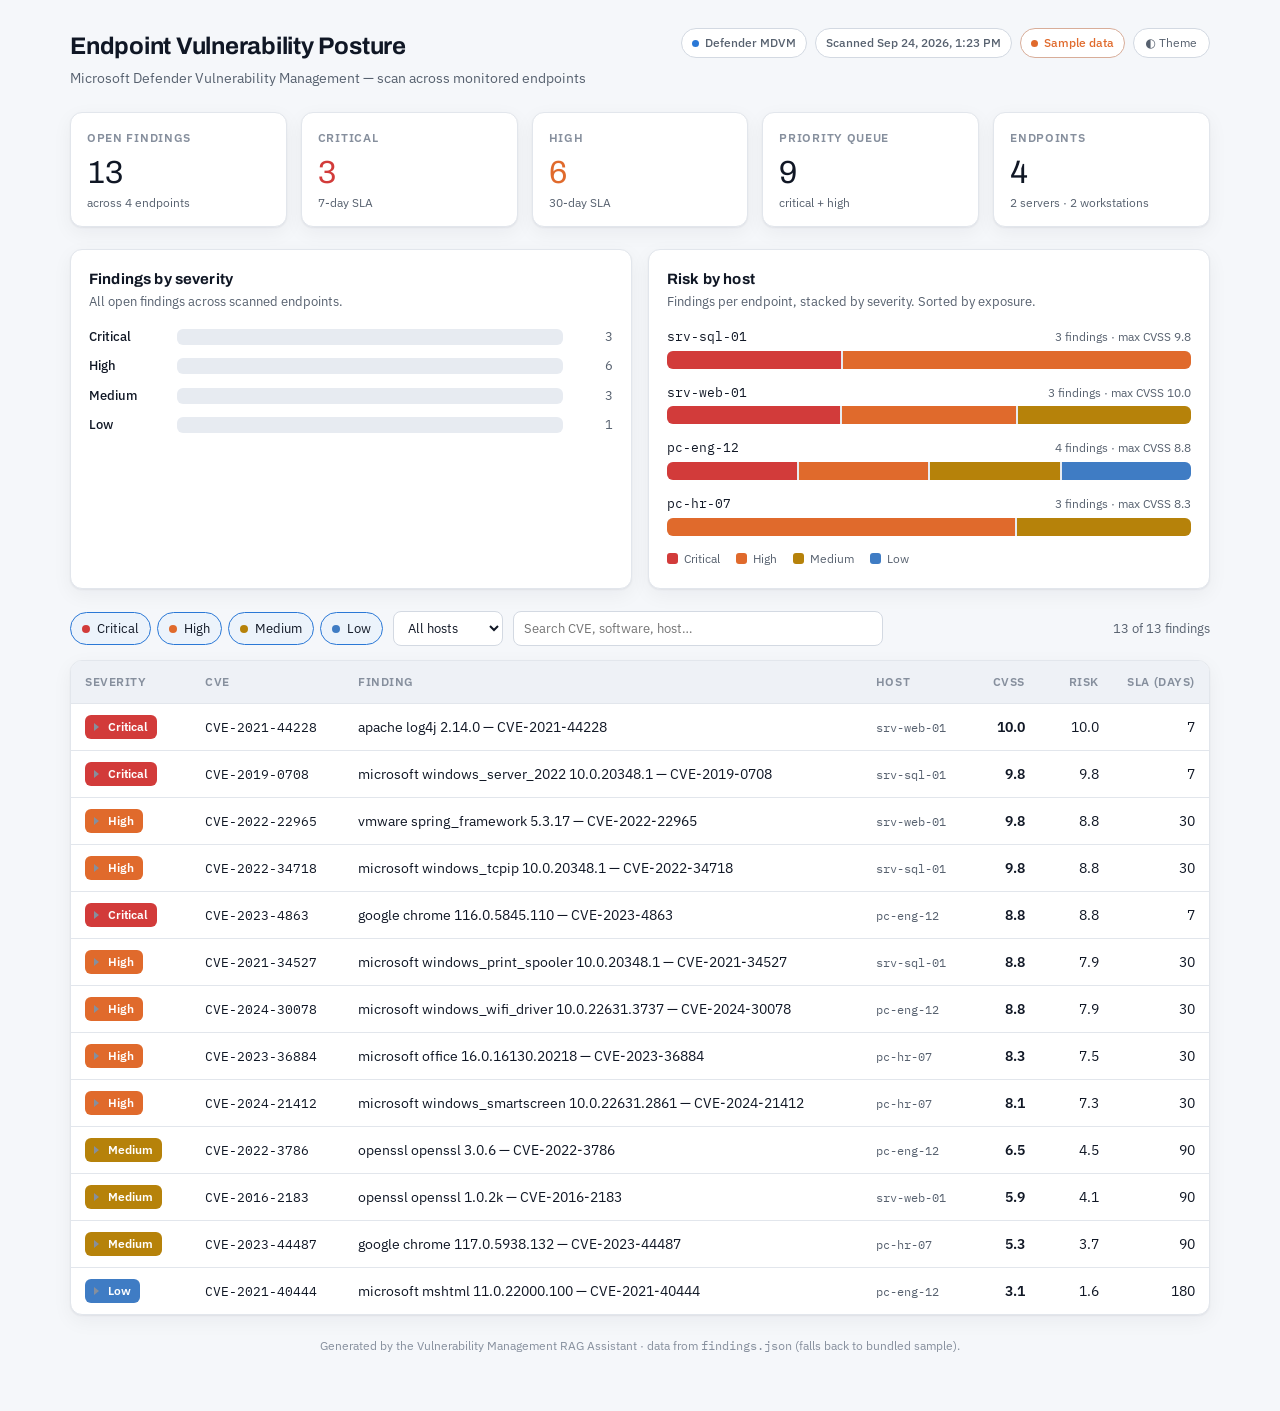
<file: vuln-management-rag/dashboard/index.html>
<!doctype html>
<html lang="en">
<head>
<meta charset="utf-8">
<meta name="viewport" content="width=device-width, initial-scale=1, viewport-fit=cover">
<title>Endpoint Vulnerability Posture</title>
<link rel="preconnect" href="https://fonts.googleapis.com">
<link rel="preconnect" href="https://fonts.gstatic.com" crossorigin>
<link rel="stylesheet" href="https://fonts.googleapis.com/css2?family=Archivo:wght@600;700&family=IBM+Plex+Mono:wght@400;500&family=IBM+Plex+Sans:wght@400;500;600&display=swap">
<style>
  :root {
    color-scheme: light;
    --page:        #f5f7fa;
    --surface:     #ffffff;
    --surface-2:   #eef1f6;
    --ink:         #101725;
    --ink-2:       #57616f;
    --ink-3:       #868f9d;
    --border:      #e2e6ec;
    --border-2:    #d3d9e2;
    --accent:      #2a78d6;

    --track:       #e7ebf1;

    --crit:        #d23b3a;
    --crit-ink:    #ffffff;
    --high:        #e06a2c;
    --high-ink:    #ffffff;
    --med:         #b6820a;
    --med-ink:     #ffffff;
    --low:         #3f7cc4;
    --low-ink:     #ffffff;

    --shadow: 0 1px 2px rgba(16,23,37,.06), 0 6px 20px rgba(16,23,37,.05);
    --radius: 12px;
    --font-display: "Archivo", system-ui, sans-serif;
    --font-body: "IBM Plex Sans", system-ui, sans-serif;
    --font-mono: "IBM Plex Mono", ui-monospace, "SFMono-Regular", Menlo, monospace;
  }
  @media (prefers-color-scheme: dark) {
    :root:not([data-theme="light"]) {
      color-scheme: dark;
      --page:      #0f1218;
      --surface:   #171b22;
      --surface-2: #1f242d;
      --ink:       #eef1f5;
      --ink-2:     #a4adba;
      --ink-3:     #79828f;
      --border:    #262c36;
      --border-2:  #333b47;
      --accent:    #4a90e6;
      --track:     #232a34;
      --crit:      #e05654; --crit-ink:#12151b;
      --high:      #e58044; --high-ink:#12151b;
      --med:       #d8a52a; --med-ink:#12151b;
      --low:       #5a97dd; --low-ink:#12151b;
      --shadow: 0 1px 2px rgba(0,0,0,.4), 0 8px 24px rgba(0,0,0,.35);
    }
  }
  :root[data-theme="dark"] {
    color-scheme: dark;
    --page:      #0f1218;
    --surface:   #171b22;
    --surface-2: #1f242d;
    --ink:       #eef1f5;
    --ink-2:     #a4adba;
    --ink-3:     #79828f;
    --border:    #262c36;
    --border-2:  #333b47;
    --accent:    #4a90e6;
    --track:     #232a34;
    --crit:      #e05654; --crit-ink:#12151b;
    --high:      #e58044; --high-ink:#12151b;
    --med:       #d8a52a; --med-ink:#12151b;
    --low:       #5a97dd; --low-ink:#12151b;
    --shadow: 0 1px 2px rgba(0,0,0,.4), 0 8px 24px rgba(0,0,0,.35);
  }

  * { box-sizing: border-box; }
  html, body { margin: 0; }
  body {
    background: var(--page);
    color: var(--ink);
    font-family: var(--font-body);
    font-size: 15px;
    line-height: 1.5;
    -webkit-font-smoothing: antialiased;
  }
  .wrap { max-width: 1180px; margin: 0 auto; padding-inline: 20px; padding-block: 28px 56px; }
  h1, h2, h3 { font-family: var(--font-display); text-wrap: balance; margin: 0; }
  .mono { font-family: var(--font-mono); font-variant-numeric: tabular-nums; }
  .num { font-variant-numeric: tabular-nums; }

  /* Header */
  header.top { display: flex; flex-wrap: wrap; align-items: flex-start; gap: 16px 24px; justify-content: space-between; margin-bottom: 24px; }
  .brand h1 { font-size: 24px; letter-spacing: -.01em; }
  .brand .sub { color: var(--ink-2); font-size: 13.5px; margin-top: 4px; }
  .meta { display: flex; flex-wrap: wrap; align-items: center; gap: 8px; }
  .pill { display: inline-flex; align-items: center; gap: 6px; font-size: 12px; font-weight: 500;
    padding: 5px 10px; border-radius: 999px; border: 1px solid var(--border-2); color: var(--ink-2); background: var(--surface); }
  .pill .dot { width: 7px; height: 7px; border-radius: 50%; background: var(--accent); }
  .pill.demo { color: var(--high); border-color: color-mix(in srgb, var(--high) 40%, var(--border-2)); }
  .pill.demo .dot { background: var(--high); }
  button.toggle { font: inherit; font-size: 12px; cursor: pointer; padding: 5px 12px; border-radius: 999px;
    border: 1px solid var(--border-2); background: var(--surface); color: var(--ink-2); }
  button.toggle:hover { border-color: var(--accent); color: var(--ink); }

  /* KPI tiles */
  .kpis { display: grid; grid-template-columns: repeat(5, 1fr); gap: 14px; margin-bottom: 22px; }
  .kpi { background: var(--surface); border: 1px solid var(--border); border-radius: var(--radius);
    padding: 16px 16px 14px; box-shadow: var(--shadow); }
  .kpi .label { font-size: 11.5px; text-transform: uppercase; letter-spacing: .06em; color: var(--ink-3); font-weight: 600; }
  .kpi .value { font-family: var(--font-display); font-size: 32px; line-height: 1.1; margin-top: 8px; font-variant-numeric: tabular-nums; }
  .kpi .foot { font-size: 12px; color: var(--ink-2); margin-top: 4px; }
  .kpi.accent-crit .value { color: var(--crit); }
  .kpi.accent-high .value { color: var(--high); }

  /* Panels */
  .grid2 { display: grid; grid-template-columns: 1fr 1fr; gap: 16px; margin-bottom: 22px; }
  .panel { background: var(--surface); border: 1px solid var(--border); border-radius: var(--radius);
    padding: 18px 18px 20px; box-shadow: var(--shadow); }
  .panel h2 { font-size: 15px; letter-spacing: .01em; }
  .panel .cap { color: var(--ink-2); font-size: 12.5px; margin: 2px 0 16px; }

  /* Severity bars */
  .sevrow { display: grid; grid-template-columns: 78px 1fr 40px; align-items: center; gap: 10px; margin-bottom: 10px; }
  .sevrow .name { font-size: 13px; font-weight: 500; }
  .sevrow .track { height: 16px; background: var(--track); border-radius: 6px; overflow: hidden; }
  .sevrow .fill { height: 100%; border-radius: 6px; min-width: 3px; }
  .sevrow .n { text-align: right; font-size: 13px; font-variant-numeric: tabular-nums; color: var(--ink-2); }

  /* Host stacked bars */
  .hostrow { margin-bottom: 14px; }
  .hostrow .hh { display: flex; justify-content: space-between; align-items: baseline; gap: 10px; margin-bottom: 5px; }
  .hostrow .hn { font-family: var(--font-mono); font-size: 12.5px; color: var(--ink); overflow: hidden; text-overflow: ellipsis; white-space: nowrap; }
  .hostrow .hx { font-size: 11.5px; color: var(--ink-2); white-space: nowrap; }
  .stack { display: flex; height: 18px; background: var(--track); border-radius: 6px; overflow: hidden; gap: 2px; }
  .stack .seg { height: 100%; min-width: 2px; }
  .legend { display: flex; flex-wrap: wrap; gap: 12px 16px; margin-top: 4px; }
  .legend .item { display: inline-flex; align-items: center; gap: 6px; font-size: 12px; color: var(--ink-2); }
  .legend .sw { width: 11px; height: 11px; border-radius: 3px; }

  .sw.crit, .fill.crit, .seg.crit { background: var(--crit); }
  .sw.high, .fill.high, .seg.high { background: var(--high); }
  .sw.med,  .fill.med,  .seg.med  { background: var(--med); }
  .sw.low,  .fill.low,  .seg.low  { background: var(--low); }

  /* Filters */
  .filters { display: flex; flex-wrap: wrap; gap: 10px; align-items: center; margin-bottom: 14px; }
  .chips { display: inline-flex; gap: 6px; flex-wrap: wrap; }
  .chip { font: inherit; font-size: 12.5px; cursor: pointer; padding: 6px 11px; border-radius: 999px;
    border: 1px solid var(--border-2); background: var(--surface); color: var(--ink-2); display: inline-flex; align-items: center; gap: 7px; }
  .chip .cdot { width: 8px; height: 8px; border-radius: 50%; }
  .chip.crit .cdot { background: var(--crit); } .chip.high .cdot { background: var(--high); }
  .chip.med .cdot { background: var(--med); } .chip.low .cdot { background: var(--low); }
  .chip[aria-pressed="true"] { color: var(--ink); border-color: var(--accent); background: color-mix(in srgb, var(--accent) 9%, var(--surface)); }
  .chip[aria-pressed="false"] { opacity: .55; }
  .filters select, .filters input {
    font: inherit; font-size: 13px; padding: 7px 10px; border-radius: 8px; border: 1px solid var(--border-2);
    background: var(--surface); color: var(--ink); }
  .filters input { min-width: 160px; flex: 1 1 160px; }
  .filters .spacer { flex: 1 1 auto; }
  .filters .count { font-size: 12.5px; color: var(--ink-2); white-space: nowrap; }

  /* Table */
  .tablewrap { background: var(--surface); border: 1px solid var(--border); border-radius: var(--radius); box-shadow: var(--shadow); overflow: hidden; }
  .scroll { overflow-x: auto; }
  table { border-collapse: collapse; width: 100%; min-width: 720px; }
  thead th { text-align: left; font-family: var(--font-body); font-size: 11.5px; text-transform: uppercase; letter-spacing: .05em;
    color: var(--ink-3); font-weight: 600; padding: 12px 14px; border-bottom: 1px solid var(--border); background: var(--surface-2); white-space: nowrap; }
  thead th.right, td.right { text-align: right; }
  tbody td { padding: 11px 14px; border-bottom: 1px solid var(--border); font-size: 13.5px; vertical-align: middle; }
  tbody tr.frow { cursor: pointer; }
  tbody tr.frow:hover { background: var(--surface-2); }
  tbody tr:last-child td { border-bottom: 0; }
  .sev { display: inline-flex; align-items: center; gap: 7px; font-size: 12px; font-weight: 600; padding: 3px 9px; border-radius: 6px; white-space: nowrap; }
  .sev.crit { background: var(--crit); color: var(--crit-ink); }
  .sev.high { background: var(--high); color: var(--high-ink); }
  .sev.med  { background: var(--med);  color: var(--med-ink); }
  .sev.low  { background: var(--low);  color: var(--low-ink); }
  td .cve { font-family: var(--font-mono); font-size: 12.5px; }
  td .host { font-family: var(--font-mono); font-size: 12px; color: var(--ink-2); }
  td .fname { color: var(--ink); }
  .cvss { font-variant-numeric: tabular-nums; font-weight: 600; }
  .detail td { background: var(--surface-2); font-size: 13px; color: var(--ink-2); }
  .detail .sol { color: var(--ink); }
  .detail a { color: var(--accent); }
  .caret { display: inline-block; width: 0; height: 0; border-left: 5px solid var(--ink-3); border-top: 4px solid transparent; border-bottom: 4px solid transparent; transition: transform .15s ease; margin-right: 2px; }
  tr.frow[aria-expanded="true"] .caret { transform: rotate(90deg); }
  .empty { padding: 28px 14px; text-align: center; color: var(--ink-2); font-size: 14px; }

  footer.foot { margin-top: 22px; color: var(--ink-3); font-size: 12px; text-align: center; }
  footer.foot code { font-family: var(--font-mono); }

  @media (max-width: 860px) {
    .kpis { grid-template-columns: repeat(2, 1fr); }
    .grid2 { grid-template-columns: 1fr; }
  }
  @media (max-width: 480px) {
    .brand h1 { font-size: 21px; }
    .kpi .value { font-size: 27px; }
  }
  @media (prefers-reduced-motion: reduce) { * { transition: none !important; } }
  :focus-visible { outline: 2px solid var(--accent); outline-offset: 2px; border-radius: 6px; }
</style>
</head>
<body>
<div class="wrap">
  <header class="top">
    <div class="brand">
      <h1>Endpoint Vulnerability Posture</h1>
      <div class="sub">Microsoft Defender Vulnerability Management — scan across monitored endpoints</div>
    </div>
    <div class="meta">
      <span class="pill" id="sourcePill"><span class="dot"></span> Defender MDVM</span>
      <span class="pill" id="scanPill">—</span>
      <span class="pill demo" id="demoPill" hidden><span class="dot"></span> Sample data</span>
      <button class="toggle" id="themeBtn" type="button" aria-label="Toggle theme">◐ Theme</button>
    </div>
  </header>

  <section class="kpis" id="kpis" aria-label="Summary metrics"></section>

  <div class="grid2">
    <section class="panel" aria-labelledby="sevTitle">
      <h2 id="sevTitle">Findings by severity</h2>
      <p class="cap">All open findings across scanned endpoints.</p>
      <div id="sevBars"></div>
    </section>
    <section class="panel" aria-labelledby="hostTitle">
      <h2 id="hostTitle">Risk by host</h2>
      <p class="cap">Findings per endpoint, stacked by severity. Sorted by exposure.</p>
      <div id="hostBars"></div>
      <div class="legend" id="hostLegend"></div>
    </section>
  </div>

  <section aria-labelledby="tblTitle">
    <div class="filters">
      <div class="chips" id="sevChips" role="group" aria-label="Filter by severity"></div>
      <select id="hostSel" aria-label="Filter by host"><option value="">All hosts</option></select>
      <input id="search" type="search" placeholder="Search CVE, software, host…" aria-label="Search findings">
      <span class="spacer"></span>
      <span class="count" id="tblCount"></span>
    </div>
    <div class="tablewrap">
      <div class="scroll">
        <table>
          <thead>
            <tr>
              <th style="width:120px">Severity</th>
              <th>CVE</th>
              <th>Finding</th>
              <th>Host</th>
              <th class="right" style="width:70px">CVSS</th>
              <th class="right" style="width:74px">Risk</th>
              <th class="right" style="width:96px">SLA (days)</th>
            </tr>
          </thead>
          <tbody id="tbody"></tbody>
        </table>
      </div>
    </div>
    <h2 id="tblTitle" hidden>Findings</h2>
  </section>

  <footer class="foot">
    Generated by the Vulnerability Management RAG Assistant · data from <code>findings.json</code> (falls back to bundled sample).
  </footer>
</div>

<script>
// Bundled sample so the page renders standalone; scan_cli.py overwrites
// findings.json for the real workflow, which is fetched and preferred.
const DEFAULT_FINDINGS = {"generated_at":"2026-09-24T13:23:54.527897+00:00","summary":{"total_findings":13,"hosts_scanned":4,"severity_counts":{"critical":3,"high":6,"medium":3,"low":1,"info":0},"top_cves":[{"cve":"CVE-2021-44228","count":1}]},"hosts":[{"host":"srv-sql-01.corp.contoso.com","total":3,"critical":1,"high":2,"medium":0,"low":0,"info":0,"max_cvss":9.8},{"host":"srv-web-01.corp.contoso.com","total":3,"critical":1,"high":1,"medium":1,"low":0,"info":0,"max_cvss":10.0},{"host":"pc-eng-12.corp.contoso.com","total":4,"critical":1,"high":1,"medium":1,"low":1,"info":0,"max_cvss":8.8},{"host":"pc-hr-07.corp.contoso.com","total":3,"critical":0,"high":2,"medium":1,"low":0,"info":0,"max_cvss":8.3}],"findings":[{"cve":"CVE-2021-44228","name":"apache log4j 2.14.0 — CVE-2021-44228","severity":"critical","cvss":10.0,"host":"srv-web-01.corp.contoso.com","solution":"Apply the recommended update: Upgrade Apache Log4j to 2.17.1","risk_score":10.0,"sla_days":7,"references":["https://nvd.nist.gov/vuln/detail/CVE-2021-44228"]},{"cve":"CVE-2019-0708","name":"microsoft windows_server_2022 10.0.20348.1 — CVE-2019-0708","severity":"critical","cvss":9.8,"host":"srv-sql-01.corp.contoso.com","solution":"Apply the recommended update: Apply Microsoft update for CVE-2019-0708 (BlueKeep)","risk_score":9.8,"sla_days":7,"references":["https://nvd.nist.gov/vuln/detail/CVE-2019-0708"]},{"cve":"CVE-2022-22965","name":"vmware spring_framework 5.3.17 — CVE-2022-22965","severity":"high","cvss":9.8,"host":"srv-web-01.corp.contoso.com","solution":"Apply the recommended update: Upgrade Spring Framework to 5.3.18+","risk_score":8.82,"sla_days":30,"references":["https://nvd.nist.gov/vuln/detail/CVE-2022-22965"]},{"cve":"CVE-2022-34718","name":"microsoft windows_tcpip 10.0.20348.1 — CVE-2022-34718","severity":"high","cvss":9.8,"host":"srv-sql-01.corp.contoso.com","solution":"Apply the recommended update: Apply the September 2022 cumulative update","risk_score":8.82,"sla_days":30,"references":["https://nvd.nist.gov/vuln/detail/CVE-2022-34718"]},{"cve":"CVE-2023-4863","name":"google chrome 116.0.5845.110 — CVE-2023-4863","severity":"critical","cvss":8.8,"host":"pc-eng-12.corp.contoso.com","solution":"Apply the recommended update: Update Google Chrome to 116.0.5845.187 or later","risk_score":8.8,"sla_days":7,"references":["https://nvd.nist.gov/vuln/detail/CVE-2023-4863"]},{"cve":"CVE-2021-34527","name":"microsoft windows_print_spooler 10.0.20348.1 — CVE-2021-34527","severity":"high","cvss":8.8,"host":"srv-sql-01.corp.contoso.com","solution":"Apply the recommended update: Apply Microsoft update for CVE-2021-34527 (PrintNightmare)","risk_score":7.92,"sla_days":30,"references":["https://nvd.nist.gov/vuln/detail/CVE-2021-34527"]},{"cve":"CVE-2024-30078","name":"microsoft windows_wifi_driver 10.0.22631.3737 — CVE-2024-30078","severity":"high","cvss":8.8,"host":"pc-eng-12.corp.contoso.com","solution":"Apply the recommended update: Apply the June 2024 cumulative update","risk_score":7.92,"sla_days":30,"references":["https://nvd.nist.gov/vuln/detail/CVE-2024-30078"]},{"cve":"CVE-2023-36884","name":"microsoft office 16.0.16130.20218 — CVE-2023-36884","severity":"high","cvss":8.3,"host":"pc-hr-07.corp.contoso.com","solution":"Apply the recommended update: Apply the Microsoft Office security update for CVE-2023-36884","risk_score":7.47,"sla_days":30,"references":["https://nvd.nist.gov/vuln/detail/CVE-2023-36884"]},{"cve":"CVE-2024-21412","name":"microsoft windows_smartscreen 10.0.22631.2861 — CVE-2024-21412","severity":"high","cvss":8.1,"host":"pc-hr-07.corp.contoso.com","solution":"Apply the recommended update: Apply the February 2024 cumulative update","risk_score":7.29,"sla_days":30,"references":["https://nvd.nist.gov/vuln/detail/CVE-2024-21412"]},{"cve":"CVE-2022-3786","name":"openssl openssl 3.0.6 — CVE-2022-3786","severity":"medium","cvss":6.5,"host":"pc-eng-12.corp.contoso.com","solution":"Apply the recommended update: Upgrade OpenSSL to 3.0.7 or later","risk_score":4.55,"sla_days":90,"references":["https://nvd.nist.gov/vuln/detail/CVE-2022-3786"]},{"cve":"CVE-2016-2183","name":"openssl openssl 1.0.2k — CVE-2016-2183","severity":"medium","cvss":5.9,"host":"srv-web-01.corp.contoso.com","solution":"Apply the recommended update: Disable 3DES cipher suites; upgrade OpenSSL","risk_score":4.13,"sla_days":90,"references":["https://nvd.nist.gov/vuln/detail/CVE-2016-2183"]},{"cve":"CVE-2023-44487","name":"google chrome 117.0.5938.132 — CVE-2023-44487","severity":"medium","cvss":5.3,"host":"pc-hr-07.corp.contoso.com","solution":"Apply the recommended update: Update Google Chrome to the latest stable channel","risk_score":3.71,"sla_days":90,"references":["https://nvd.nist.gov/vuln/detail/CVE-2023-44487"]},{"cve":"CVE-2021-40444","name":"microsoft mshtml 11.0.22000.100 — CVE-2021-40444","severity":"low","cvss":3.1,"host":"pc-eng-12.corp.contoso.com","solution":"Apply the recommended update: Apply the September 2021 cumulative update","risk_score":1.55,"sla_days":180,"references":["https://nvd.nist.gov/vuln/detail/CVE-2021-40444"]}]};

const SEV = ["critical", "high", "medium", "low"];
const SEV_CLASS = { critical: "crit", high: "high", medium: "med", low: "low" };
const SEV_LABEL = { critical: "Critical", high: "High", medium: "Medium", low: "Low" };

let DATA = null;
const filters = { sev: new Set(SEV), host: "", q: "" };
const expanded = new Set();

function shortHost(h) { return (h || "").split(".")[0]; }
function esc(s) { return String(s).replace(/[&<>"]/g, c => ({ "&": "&amp;", "<": "&lt;", ">": "&gt;", '"': "&quot;" }[c])); }

function renderKpis() {
  const s = DATA.summary, c = s.severity_counts;
  const breaching = c.critical + c.high; // due soonest under the SLA policy
  const tiles = [
    { label: "Open findings", value: s.total_findings, foot: `across ${s.hosts_scanned} endpoints` },
    { label: "Critical", value: c.critical, foot: "7-day SLA", cls: "accent-crit" },
    { label: "High", value: c.high, foot: "30-day SLA", cls: "accent-high" },
    { label: "Priority queue", value: breaching, foot: "critical + high" },
    { label: "Endpoints", value: s.hosts_scanned, foot: "2 servers · 2 workstations" },
  ];
  document.getElementById("kpis").innerHTML = tiles.map(t => `
    <div class="kpi ${t.cls || ""}">
      <div class="label">${t.label}</div>
      <div class="value">${t.value}</div>
      <div class="foot">${t.foot}</div>
    </div>`).join("");
}

function renderSevBars() {
  const c = DATA.summary.severity_counts;
  const max = Math.max(1, ...SEV.map(s => c[s] || 0));
  document.getElementById("sevBars").innerHTML = SEV.map(s => {
    const n = c[s] || 0;
    const pct = (n / max) * 100;
    return `<div class="sevrow">
      <span class="name">${SEV_LABEL[s]}</span>
      <span class="track"><span class="fill ${SEV_CLASS[s]}" style="width:${pct}%" title="${SEV_LABEL[s]}: ${n}"></span></span>
      <span class="n">${n}</span>
    </div>`;
  }).join("");
}

function renderHostBars() {
  const hosts = DATA.hosts.slice();
  document.getElementById("hostBars").innerHTML = hosts.map(h => {
    const segs = SEV.map(s => {
      const n = h[s] || 0;
      if (!n) return "";
      const w = (n / h.total) * 100;
      return `<span class="seg ${SEV_CLASS[s]}" style="flex:${n}" title="${shortHost(h.host)} — ${SEV_LABEL[s]}: ${n}"></span>`;
    }).join("");
    return `<div class="hostrow">
      <div class="hh">
        <span class="hn" title="${esc(h.host)}">${esc(shortHost(h.host))}</span>
        <span class="hx">${h.total} finding${h.total === 1 ? "" : "s"} · max CVSS ${h.max_cvss.toFixed(1)}</span>
      </div>
      <div class="stack">${segs}</div>
    </div>`;
  }).join("");
  document.getElementById("hostLegend").innerHTML = SEV.map(s =>
    `<span class="item"><span class="sw ${SEV_CLASS[s]}"></span>${SEV_LABEL[s]}</span>`).join("");
}

function renderChips() {
  document.getElementById("sevChips").innerHTML = SEV.map(s =>
    `<button class="chip ${SEV_CLASS[s]}" data-sev="${s}" type="button" aria-pressed="true">
       <span class="cdot"></span>${SEV_LABEL[s]}</button>`).join("");
  document.querySelectorAll("#sevChips .chip").forEach(btn => {
    btn.addEventListener("click", () => {
      const s = btn.dataset.sev;
      if (filters.sev.has(s)) filters.sev.delete(s); else filters.sev.add(s);
      btn.setAttribute("aria-pressed", filters.sev.has(s));
      renderTable();
    });
  });
}

function renderHostSelect() {
  const sel = document.getElementById("hostSel");
  const hosts = [...new Set(DATA.findings.map(f => f.host))].sort();
  sel.insertAdjacentHTML("beforeend", hosts.map(h =>
    `<option value="${esc(h)}">${esc(shortHost(h))}</option>`).join(""));
  sel.addEventListener("change", () => { filters.host = sel.value; renderTable(); });
}

function filtered() {
  const q = filters.q.trim().toLowerCase();
  return DATA.findings.filter(f =>
    filters.sev.has(f.severity) &&
    (!filters.host || f.host === filters.host) &&
    (!q || `${f.cve} ${f.name} ${f.host}`.toLowerCase().includes(q))
  );
}

function renderTable() {
  const rows = filtered();
  const tb = document.getElementById("tbody");
  document.getElementById("tblCount").textContent =
    `${rows.length} of ${DATA.findings.length} findings`;
  if (!rows.length) {
    tb.innerHTML = `<tr><td colspan="7" class="empty">No findings match the current filters.</td></tr>`;
    return;
  }
  tb.innerHTML = rows.map((f, i) => {
    const key = f.cve + "|" + f.host;
    const open = expanded.has(key);
    const ref = (f.references && f.references[0]) || "";
    const detail = open ? `<tr class="detail"><td colspan="7">
        <span class="sol">Remediation:</span> ${esc(f.solution)}
        ${ref ? ` · <a href="${esc(ref)}" target="_blank" rel="noopener">${esc(f.cve)} on NVD ↗</a>` : ""}
      </td></tr>` : "";
    return `<tr class="frow" data-key="${esc(key)}" aria-expanded="${open}" tabindex="0">
        <td><span class="sev ${SEV_CLASS[f.severity]}"><span class="caret"></span>${SEV_LABEL[f.severity]}</span></td>
        <td><span class="cve">${esc(f.cve)}</span></td>
        <td class="fname">${esc(f.name)}</td>
        <td><span class="host">${esc(shortHost(f.host))}</span></td>
        <td class="right cvss">${f.cvss != null ? f.cvss.toFixed(1) : "—"}</td>
        <td class="right num">${f.risk_score.toFixed(1)}</td>
        <td class="right num">${f.sla_days}</td>
      </tr>${detail}`;
  }).join("");
  tb.querySelectorAll("tr.frow").forEach(tr => {
    const toggle = () => {
      const k = tr.dataset.key;
      if (expanded.has(k)) expanded.delete(k); else expanded.add(k);
      renderTable();
    };
    tr.addEventListener("click", toggle);
    tr.addEventListener("keydown", e => { if (e.key === "Enter" || e.key === " ") { e.preventDefault(); toggle(); } });
  });
}

function renderMeta() {
  let when = DATA.generated_at;
  try { when = new Date(DATA.generated_at).toLocaleString(undefined, { dateStyle: "medium", timeStyle: "short" }); } catch (e) {}
  document.getElementById("scanPill").textContent = "Scanned " + when;
}

function boot(data, isSample) {
  DATA = data;
  document.getElementById("demoPill").hidden = !isSample;
  renderMeta(); renderKpis(); renderSevBars(); renderHostBars();
  renderChips(); renderHostSelect(); renderTable();
}

// Theme toggle (per-viewer convenience only)
(function () {
  const root = document.documentElement;
  let saved = null;
  try { saved = localStorage.getItem("vulndash-theme"); } catch (e) {}
  if (saved) root.setAttribute("data-theme", saved);
  document.getElementById("themeBtn").addEventListener("click", () => {
    const cur = root.getAttribute("data-theme");
    const isDark = cur ? cur === "dark" : matchMedia("(prefers-color-scheme: dark)").matches;
    const next = isDark ? "light" : "dark";
    root.setAttribute("data-theme", next);
    try { localStorage.setItem("vulndash-theme", next); } catch (e) {}
  });
})();

document.getElementById("search").addEventListener("input", e => { filters.q = e.target.value; renderTable(); });

// Prefer live findings.json; fall back to the embedded sample.
fetch("findings.json", { cache: "no-store" })
  .then(r => { if (!r.ok) throw new Error("no file"); return r.json(); })
  .then(d => boot(d, false))
  .catch(() => boot(DEFAULT_FINDINGS, true));
</script>
</body>
</html>
</file>
